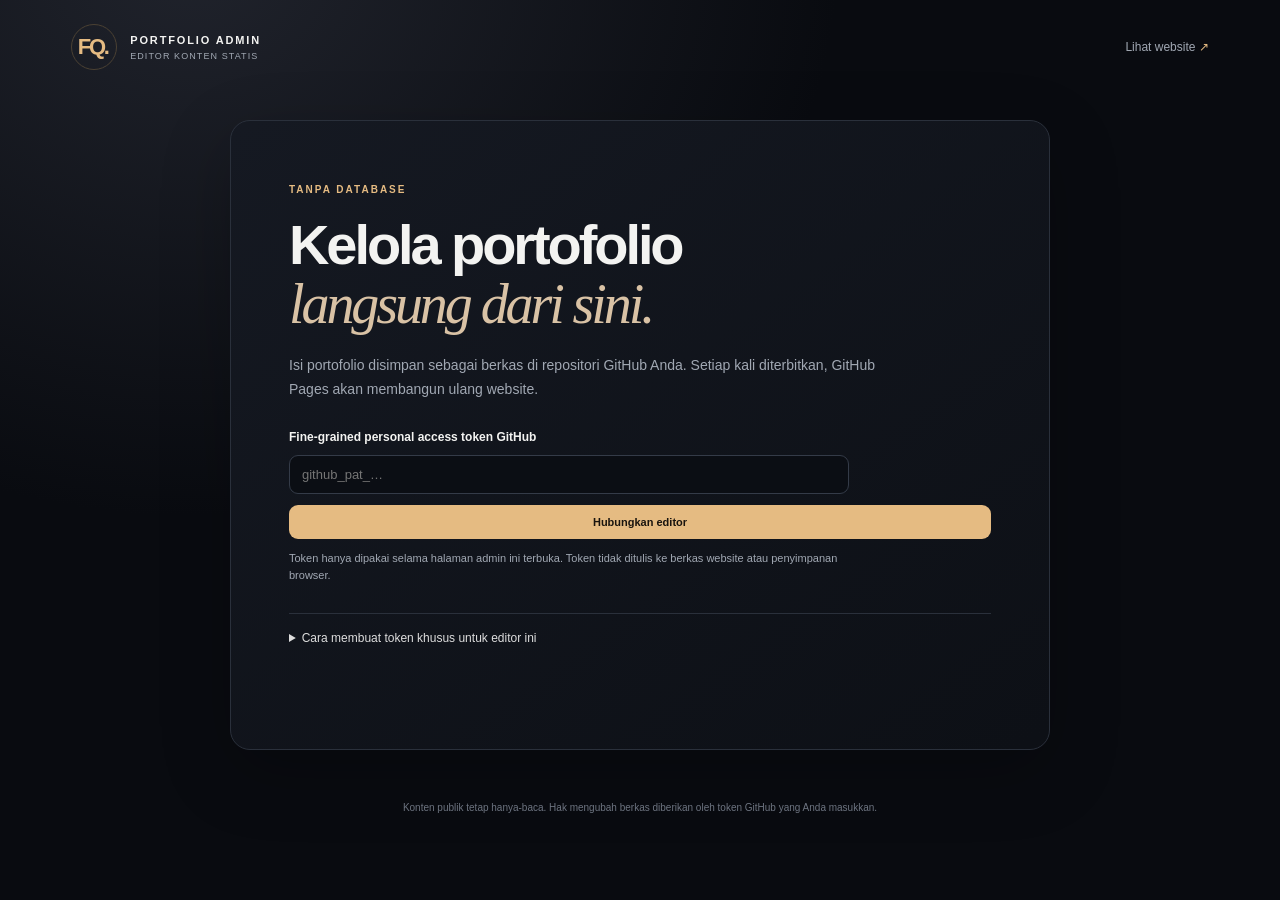
<file: admin.html>
<!doctype html>
<html lang="id">
<head>
  <meta charset="utf-8">
  <meta name="viewport" content="width=device-width, initial-scale=1">
  <meta name="robots" content="noindex, nofollow">
  <meta name="theme-color" content="#090b10">
  <meta http-equiv="Content-Security-Policy" content="default-src 'self'; script-src 'self'; style-src 'self'; img-src 'self' data: blob: https:; media-src 'self' blob: https:; frame-src 'self' https://www.youtube-nocookie.com https://player.vimeo.com; connect-src 'self' https://api.github.com; font-src 'self'; form-action 'self'; object-src 'none'; base-uri 'none'">
  <title>Admin Portfolio — Fadhlan Qital</title>
  <link rel="stylesheet" href="admin.css?v=20261123-personal-page-editor">
  <script src="admin.js?v=20261123-hide-personal-labels" defer></script>
</head>
<body>
  <main class="admin-shell">
    <header class="topbar">
      <a class="brand" href="index.html"><span class="brand-mark">FQ.</span><span><strong>PORTFOLIO ADMIN</strong><small>EDITOR KONTEN STATIS</small></span></a>
      <a class="public-link" href="index.html">Lihat website <span>↗</span></a>
    </header>

    <section class="gate card" id="githubGate">
      <span class="eyebrow">TANPA DATABASE</span>
      <h1>Kelola portofolio<br><em>langsung dari sini.</em></h1>
      <p>Isi portofolio disimpan sebagai berkas di repositori GitHub Anda. Setiap kali diterbitkan, GitHub Pages akan membangun ulang website.</p>
      <form id="connectForm" class="connect-form">
        <label for="githubToken">Fine-grained personal access token GitHub</label>
        <input id="githubToken" type="password" autocomplete="off" spellcheck="false" placeholder="github_pat_…" required>
        <button class="button button-primary" type="submit" id="connectButton">Hubungkan editor</button>
        <p class="form-note">Token hanya dipakai selama halaman admin ini terbuka. Token tidak ditulis ke berkas website atau penyimpanan browser.</p>
      </form>
      <details class="token-help">
        <summary>Cara membuat token khusus untuk editor ini</summary>
        <ol>
          <li>Buka GitHub <strong>Settings → Developer settings → Personal access tokens → Fine-grained tokens</strong>.</li>
          <li>Buat token untuk pemilik repositori <strong>fadhlanqital</strong> dan pilih repositori <strong>fadhlanqital.github.io</strong>.</li>
          <li>Di <strong>Repository permissions</strong>, beri <strong>Contents: Read and write</strong>. Biarkan izin lain tetap tidak diberikan.</li>
          <li>Buat token, salin, lalu tempel di kolom di atas. Jangan kirim token ke orang lain.</li>
        </ol>
      </details>
      <p class="status" id="gateStatus" role="status" aria-live="polite"></p>
    </section>

    <section class="editor card" id="editor" hidden>
      <div class="editor-heading">
        <div><span class="eyebrow">TERHUBUNG KE fadhlanqital.github.io</span><h1>Konten portofolio</h1><p>Edit lewat formulir. Tombol terbitkan menyimpan satu commit ke repositori.</p></div>
        <div class="heading-actions"><button class="button button-quiet" id="previewButton" type="button">Pratinjau website</button><button class="button button-quiet" id="logoutButton" type="button">Putuskan koneksi</button></div>
      </div>
      <nav class="editor-tabs" aria-label="Bagian editor">
        <button type="button" class="editor-tab is-active" data-tab="site">Website</button>
        <button type="button" class="editor-tab" data-tab="personal">Personal Artwork</button>
        <button type="button" class="editor-tab" data-tab="categories">Kategori</button>
        <button type="button" class="editor-tab" data-tab="projects">Proyek & galeri</button>
      </nav>
      <div id="editorContent" class="editor-content"></div>
      <div class="publish-bar">
        <p id="saveStatus" role="status" aria-live="polite">Perubahan tersimpan di formulir; klik Terbitkan untuk menampilkannya di website.</p>
        <button class="button button-primary" type="button" id="publishButton">Terbitkan perubahan</button>
      </div>
    </section>
    <footer class="admin-footer">Konten publik tetap hanya-baca. Hak mengubah berkas diberikan oleh token GitHub yang Anda masukkan.</footer>
  </main>
  <div class="preview-overlay" id="previewOverlay" hidden>
    <section class="preview-dialog" role="dialog" aria-modal="true" aria-labelledby="previewTitle">
      <div class="preview-toolbar">
        <div><strong id="previewTitle">Pratinjau website</strong><small>Perubahan saat ini · belum diterbitkan</small></div>
        <div class="preview-toolbar-actions">
          <div class="preview-size-switch" role="group" aria-label="Ukuran pratinjau">
            <button class="is-active" type="button" data-preview-size="desktop" aria-pressed="true">Desktop</button>
            <button type="button" data-preview-size="mobile" aria-pressed="false">Ponsel</button>
          </div>
          <button class="button button-quiet button-small" id="closePreviewButton" type="button">Tutup pratinjau</button>
        </div>
      </div>
      <div class="preview-frame-wrap"><iframe id="portfolioPreview" title="Pratinjau portofolio" loading="lazy"></iframe></div>
    </section>
  </div>
  <div class="media-picker-overlay" id="mediaPicker" hidden>
    <section class="media-picker-dialog" role="dialog" aria-modal="true" aria-labelledby="mediaPickerTitle">
      <header class="media-picker-header">
        <div><span class="eyebrow">ASSET WEBSITE</span><h2 id="mediaPickerTitle">Pilih gambar yang sudah ada</h2><p>Gambar dipilih dari berkas di repositori. Untuk menambahkan file baru, tutup jendela ini lalu pilih Upload baru.</p></div>
        <button class="button button-quiet button-small" id="mediaPickerClose" type="button">Tutup</button>
      </header>
      <label class="media-picker-search"><span>Cari nama file</span><input id="mediaPickerSearch" type="search" placeholder="Contoh: anima, polri, personal…" autocomplete="off"></label>
      <p class="media-picker-status" id="mediaPickerStatus" role="status" aria-live="polite"></p>
      <div class="media-picker-grid" id="mediaPickerGrid"></div>
    </section>
  </div>
</body>
</html>
</file>
<file: admin.css>
:root{color-scheme:dark;--bg:#090b10;--panel:#11151d;--panel-soft:#171c26;--line:#2a303b;--text:#f3f3f1;--muted:#a1a8b3;--accent:#e5bb82;--danger:#f08a82;--green:#a8d5b5;font-family:Manrope,Segoe UI,Arial,sans-serif}*{box-sizing:border-box}body{margin:0;background:radial-gradient(ellipse at 15% -5%,#20232c 0,transparent 42%),var(--bg);color:var(--text);min-height:100vh}button,input,textarea,select{font:inherit}button{color:inherit}.admin-shell{max-width:1240px;margin:0 auto;padding:24px clamp(16px,4vw,54px) 44px}.topbar{display:flex;align-items:center;justify-content:space-between;margin-bottom:36px}.brand{display:flex;gap:13px;align-items:center;color:inherit;text-decoration:none}.brand-mark{font-size:22px;font-weight:800;letter-spacing:-.1em;color:var(--accent);border:1px solid #4b4133;border-radius:50%;width:46px;height:46px;display:grid;place-items:center;padding-right:3px}.brand strong,.brand small{display:block}.brand strong{font-size:11px;letter-spacing:.17em}.brand small{font-size:9px;letter-spacing:.12em;color:var(--muted);margin-top:5px}.public-link{font-size:12px;color:var(--muted);text-decoration:none}.public-link span{color:var(--accent)}.card{border:1px solid var(--line);border-radius:20px;background:linear-gradient(145deg,rgba(21,25,34,.96),rgba(13,16,22,.97));box-shadow:0 22px 70px rgba(0,0,0,.22)}.gate{max-width:820px;margin:50px auto;padding:clamp(24px,6vw,58px)}.eyebrow{font-size:10px;letter-spacing:.2em;color:var(--accent);font-weight:700}.gate h1,.editor-heading h1{font-size:clamp(30px,6vw,56px);line-height:1.06;letter-spacing:-.055em;margin:18px 0}.gate h1 em{font-family:Georgia,serif;font-weight:400;color:#d9c2a5}.gate>p,.editor-heading p{max-width:620px;color:var(--muted);font-size:14px;line-height:1.75}.connect-form{display:grid;gap:11px;margin-top:28px}.connect-form label{font-size:12px;font-weight:700}.connect-form input{width:100%;max-width:560px}.form-note{font-size:11px;color:var(--muted);line-height:1.6;margin:0;max-width:580px}.token-help{border-top:1px solid var(--line);margin-top:28px;padding-top:17px;color:var(--muted);font-size:12px}.token-help summary{color:#ddd;cursor:pointer}.token-help ol{padding-left:21px;line-height:1.8}.token-help li{padding:3px 0}.token-help strong{color:var(--text)}.status{font-size:12px;min-height:18px;color:var(--muted)}.status.is-error{color:var(--danger)}.status.is-success{color:var(--green)}input,textarea,select{background:#0b0e14;border:1px solid #343b48;color:var(--text);border-radius:9px;padding:11px 12px;outline:none;width:100%;font-size:13px}textarea{resize:vertical;min-height:74px;line-height:1.55}input:focus,textarea:focus,select:focus{border-color:var(--accent);box-shadow:0 0 0 3px rgba(229,187,130,.09)}input[type=checkbox]{width:17px;height:17px;accent-color:var(--accent)}input[type=file]{padding:9px;color:var(--muted)}[hidden]{display:none!important}.editor{padding:clamp(18px,3.5vw,36px)}.editor-heading{display:flex;gap:24px;justify-content:space-between;align-items:flex-start}.editor-heading h1{font-size:clamp(26px,4vw,42px);margin:9px 0}.editor-heading p{margin:0;font-size:12px}.heading-actions{flex:0 0 auto}.editor-tabs{display:flex;gap:6px;border-bottom:1px solid var(--line);margin:26px 0 24px;overflow-x:auto}.editor-tab{border:0;background:transparent;padding:12px 16px;color:var(--muted);font-size:12px;font-weight:700;white-space:nowrap;cursor:pointer;border-bottom:2px solid transparent}.editor-tab.is-active{color:var(--text);border-color:var(--accent)}.editor-content{min-height:360px}.settings-group,.category-card,.project-editor,.project-list-panel,.empty-card{border:1px solid var(--line);border-radius:14px;background:rgba(255,255,255,.018);padding:20px;margin-bottom:15px}.group-heading,.section-heading{display:flex;justify-content:space-between;align-items:flex-start;gap:12px;margin-bottom:16px}.group-heading h2,.section-heading h2{font-size:14px;margin:0;letter-spacing:.02em}.group-heading p,.section-heading p{font-size:11px;color:var(--muted);line-height:1.6;margin:6px 0 0}.field-grid{display:grid;grid-template-columns:repeat(2,minmax(0,1fr));gap:14px}.field{display:flex;flex-direction:column;gap:7px;min-width:0}.field label,.field-label{font-size:11px;color:#d7d9dd;font-weight:700}.field-wide{grid-column:1/-1}.field small{color:var(--muted);font-size:10px;line-height:1.5}.image-control{display:grid;grid-template-columns:minmax(0,1fr) 92px;gap:10px;align-items:center}.image-preview{width:92px;height:68px;object-fit:cover;background:#07090d;border:1px solid var(--line);border-radius:8px}.check-field{display:flex;align-items:center;gap:9px;font-size:12px;color:#ddd}.category-card{padding:0;overflow:hidden}.category-titlebar{display:flex;align-items:center;justify-content:space-between;padding:14px 18px;background:rgba(255,255,255,.035);border-bottom:1px solid var(--line)}.category-titlebar strong{font-size:13px}.category-titlebar small{display:block;color:var(--muted);font-size:10px;margin-top:4px}.category-fields{padding:18px}.category-grid{display:grid;grid-template-columns:repeat(2,minmax(0,1fr));gap:12px}.project-workspace{display:grid;grid-template-columns:245px minmax(0,1fr);gap:16px;align-items:start}.project-list-panel{padding:13px;position:sticky;top:14px}.project-list-heading{display:flex;justify-content:space-between;align-items:center;font-size:10px;letter-spacing:.14em;color:var(--muted);padding:4px 3px 12px}.project-list{display:grid;gap:5px}.project-select{border:1px solid transparent;background:transparent;text-align:left;border-radius:9px;padding:11px;cursor:pointer;color:#d8d9dc}.project-select:hover,.project-select.is-active{background:#202631;border-color:#333b48}.project-select strong,.project-select small{display:block}.project-select strong{font-size:12px;line-height:1.4}.project-select small{font-size:10px;color:var(--muted);margin-top:4px}.project-editor{margin:0;padding:20px}.project-titlebar{display:flex;align-items:flex-start;justify-content:space-between;gap:14px;margin-bottom:18px}.project-titlebar h2{font-size:17px;margin:6px 0 0}.project-actions{display:flex;flex-wrap:wrap;justify-content:flex-end;gap:7px}.subsection{border-top:1px solid var(--line);padding-top:18px;margin-top:19px}.subsection-heading{display:flex;justify-content:space-between;align-items:center;gap:10px;margin-bottom:12px}.subsection-heading h3{font-size:12px;margin:0}.gallery-list,.story-list{display:grid;gap:10px}.gallery-item{display:grid;grid-template-columns:72px minmax(120px,1fr) minmax(140px,1.3fr) auto;gap:10px;align-items:center;border:1px solid var(--line);padding:9px;border-radius:10px;background:#0c0f15}.gallery-item img{width:72px;height:56px;object-fit:cover;border-radius:6px;background:#050608}.gallery-item input{padding:9px;font-size:11px}.gallery-controls{display:flex;gap:4px}.icon-button{width:31px;height:31px;border:1px solid var(--line);border-radius:7px;background:#181d26;cursor:pointer}.icon-button:hover{border-color:var(--accent)}.story-item{border:1px solid var(--line);border-radius:10px;padding:13px;background:#0c0f15}.story-item-top{display:flex;justify-content:space-between;align-items:center;margin-bottom:11px}.story-item-top strong{font-size:11px}.story-fields{display:grid;grid-template-columns:1fr 1fr;gap:10px}.story-video-field{grid-column:1/-1;display:grid;grid-template-columns:minmax(0,1fr) minmax(180px,38%);gap:10px;align-items:end}.story-video-preview{display:block;width:100%;max-height:240px;aspect-ratio:16/9;object-fit:contain;background:#05070c;border:1px solid var(--line);border-radius:8px}.story-video-field>small{align-self:center;color:var(--muted);font-size:10px;line-height:1.5}.story-images-help{display:block;margin-top:10px;color:var(--muted);font-size:10px;line-height:1.5}.story-images{display:flex;flex-wrap:wrap;gap:7px;margin-top:7px}.image-choice{display:inline-flex;align-items:center;gap:6px;border:1px solid var(--line);border-radius:6px;padding:6px 8px;font-size:10px;color:var(--muted)}.image-choice input{width:14px;height:14px}.button{border:1px solid transparent;border-radius:9px;padding:10px 14px;font-size:11px;font-weight:800;cursor:pointer;transition:transform .15s ease,background .15s ease}.button:hover{transform:translateY(-1px)}.button-primary{background:var(--accent);color:#19140e}.button-quiet{background:#1d232d;border-color:#343b47;color:#ddd}.button-danger{background:#351e21;border-color:#6c3639;color:#ffb1a9}.button-small{padding:8px 10px}.publish-bar{display:flex;align-items:center;justify-content:space-between;gap:16px;border-top:1px solid var(--line);padding-top:18px;margin-top:22px}.publish-bar p{font-size:11px;line-height:1.5;color:var(--muted);margin:0}.publish-bar p.is-error{color:var(--danger)}.publish-bar p.is-success{color:var(--green)}.admin-footer{text-align:center;color:#6d7480;font-size:10px;line-height:1.6;margin:22px auto 0;max-width:700px}.danger-note{font-size:10px;color:#daa39d;line-height:1.5;margin:8px 0 0}.empty-card{text-align:center;color:var(--muted);padding:48px 20px}.empty-card strong{display:block;color:var(--text);margin-bottom:8px}.loading-indicator{color:var(--muted);font-size:12px;padding:24px;text-align:center}
@media(max-width:760px){.story-video-field{grid-template-columns:1fr}.admin-shell{padding-top:16px}.topbar{margin-bottom:22px}.gate{margin:28px auto}.editor-heading{display:block}.heading-actions{margin-top:15px}.field-grid,.category-grid,.story-fields{grid-template-columns:1fr}.field-wide{grid-column:auto}.project-workspace{grid-template-columns:1fr}.project-list-panel{position:static}.project-list{grid-template-columns:repeat(2,minmax(0,1fr))}.project-titlebar{display:block}.project-actions{justify-content:flex-start;margin-top:12px}.gallery-item{grid-template-columns:58px minmax(0,1fr) auto}.gallery-item img{width:58px;height:52px}.gallery-item .gallery-path{grid-column:2}.gallery-item .gallery-controls{grid-column:3;grid-row:1/3}.publish-bar{align-items:stretch;flex-direction:column}.publish-bar .button{width:100%}.image-control{grid-template-columns:minmax(0,1fr) 74px}.image-preview{width:74px;height:58px}}
@media(max-width:420px){.project-list{grid-template-columns:1fr}.editor-tabs{margin-top:20px}.settings-group,.category-fields,.project-editor{padding:14px}.category-titlebar{padding:12px 14px}.gallery-item{gap:6px;padding:7px}.gallery-item input{padding:8px 7px}.gallery-controls{flex-direction:column}}

/* Per-image artwork type and caption fields */
.gallery-item{grid-template-columns:72px minmax(100px,1fr) minmax(130px,1.1fr) minmax(130px,1fr) auto}
.gallery-item input[placeholder="Jenis karya"]{border-color:#45404a}
.gallery-item input[placeholder="Jenis karya"]::placeholder{color:#9e91b4}
@media(max-width:760px){
  .gallery-item{grid-template-columns:58px minmax(0,1fr) auto;align-items:stretch}
  .gallery-item img{grid-column:1;grid-row:1/4;width:58px;height:100%;min-height:44px;object-fit:cover}
  .gallery-item .gallery-path,.gallery-item input[data-gallery-field="caption"],.gallery-item input[data-gallery-field="type"]{grid-column:2}
  .gallery-item .gallery-controls{grid-column:3;grid-row:1/4;flex-direction:column}
}
.appearance-spacing{border-top:1px solid var(--line);margin-top:21px;padding-top:19px}
.appearance-spacing .group-heading{margin-bottom:14px}
.appearance-spacing .group-heading h3{font-size:13px;margin:0;letter-spacing:.02em}
.appearance-spacing .group-heading p{max-width:620px;margin:6px 0 0;color:var(--muted);font-size:11px;line-height:1.6}

/* Typography controls and live preview */
.field-label output{float:right;color:var(--accent);font-variant-numeric:tabular-nums}
input[type=range]{width:100%;height:28px;padding:0;border:0;background:transparent;accent-color:var(--accent);cursor:pointer}
.appearance-settings .field-grid{margin-top:18px}
.appearance-preview{margin-top:18px;padding:12px;border:1px solid var(--line);border-radius:12px;background:#0c0f15}
.appearance-preview-layout{display:grid;grid-template-columns:minmax(0,1fr) minmax(220px,.8fr);gap:12px;align-items:stretch}
.appearance-preview-art{position:relative;display:flex;min-height:var(--portfolio-preview-min-height,245px);flex-direction:column;justify-content:center;gap:var(--portfolio-preview-content-gap,12px);overflow:hidden;padding-block:var(--portfolio-preview-section-pad,24px);padding-inline:var(--portfolio-preview-side-pad,24px);border:1px solid rgba(232,229,247,.12);border-radius:8px;background:radial-gradient(ellipse at 78% 35%,rgba(119,137,186,.25),transparent 42%),linear-gradient(135deg,#181b2b,#090b10)}
.appearance-preview-art:after{position:absolute;top:-50px;right:8%;width:170px;height:170px;border:1px solid rgba(190,180,225,.2);border-radius:50%;content:"";pointer-events:none}
.appearance-preview-kicker{color:var(--portfolio-heading-color,#f1f0f4);font-size:calc(18px * var(--portfolio-heading-scale,1));font-weight:800;letter-spacing:.08em}
.appearance-preview-body{max-width:520px;margin:0;padding-right:20px;color:var(--portfolio-body-color,#a7adbb);font-size:var(--portfolio-body-size,13px);line-height:1.7}
.appearance-preview-link{color:var(--portfolio-ui-color,#e6e3ee);font-size:var(--portfolio-ui-size,12px);text-decoration:underline;text-underline-offset:4px}
.appearance-preview-label{color:var(--portfolio-label-color,#b4acd8);font-size:var(--portfolio-label-size,10px);letter-spacing:.08em}
.appearance-preview-caption{position:relative;z-index:1;align-self:flex-start;max-width:100%;overflow-wrap:anywhere;margin-top:2px;padding:7px 9px;border:1px solid rgba(232,229,247,.18);border-radius:5px;background:var(--portfolio-caption-background,#080a10);color:var(--portfolio-caption-color,#f5f3fb);font-size:var(--portfolio-caption-size,11px);font-weight:700;line-height:1.4}
.appearance-preview-image-example{display:flex;min-width:0;flex-direction:column;justify-content:center;gap:7px}
.appearance-preview-image-stage{display:grid;grid-template: minmax(0,1fr) / minmax(0,1fr);place-items:center;min-width:0;aspect-ratio:1.46/1;overflow:hidden;border:1px solid rgba(232,229,247,.16);border-radius:8px;background:radial-gradient(ellipse at 53% 46%,rgba(75,82,125,.23),transparent 56%),linear-gradient(135deg,#151a28,#0c1019 58%,#141323);}
.appearance-preview-image{width:auto;height:auto;min-width:0;min-height:0;max-width:100%;max-height:100%;object-fit:contain;transform:scale(var(--portfolio-featured-image-scale,1));}
.appearance-preview-image-label{color:var(--muted);font-size:9px;letter-spacing:.1em;text-align:center}
@media(max-width:700px){.appearance-preview-layout{grid-template-columns:1fr}.appearance-preview-art{min-height:190px;padding:18px}.appearance-preview-caption{align-self:flex-start;max-width:100%}.appearance-preview-image-example{width:100%;max-width:100%}.appearance-preview-image-stage{width:100%;max-height:260px}}

/* Full-site draft preview */
.heading-actions{display:flex;flex-wrap:wrap;justify-content:flex-end;gap:8px}
.preview-overlay{position:fixed;inset:0;z-index:1000;display:grid;place-items:center;padding:18px;background:rgba(3,5,9,.82);backdrop-filter:blur(8px)}
.preview-overlay[hidden]{display:none!important}
.preview-dialog{display:flex;width:min(1500px,100%);height:min(94vh,1050px);flex-direction:column;overflow:hidden;border:1px solid #343b48;border-radius:16px;background:#0b0e14;box-shadow:0 30px 100px rgba(0,0,0,.5)}
.preview-toolbar{display:flex;align-items:center;justify-content:space-between;gap:16px;padding:12px 16px;border-bottom:1px solid var(--line);background:#11151d}
.preview-toolbar strong,.preview-toolbar small{display:block}
.preview-toolbar strong{font-size:13px}
.preview-toolbar small{margin-top:4px;color:var(--muted);font-size:10px}
.preview-toolbar-actions{display:flex;align-items:center;gap:10px}
.preview-size-switch{display:flex;gap:3px;padding:3px;border:1px solid var(--line);border-radius:8px;background:#090b10}
.preview-size-switch button{border:0;border-radius:6px;padding:7px 10px;background:transparent;color:var(--muted);font-size:10px;font-weight:700;cursor:pointer}
.preview-size-switch button.is-active{background:#252b36;color:var(--text)}
.preview-frame-wrap{display:flex;flex:1;min-height:0;justify-content:center;overflow:auto;background:#05070b}
.preview-frame-wrap iframe{width:100%;height:100%;flex:1;border:0;background:#090b10;transition:width .2s ease,flex .2s ease}
.preview-frame-wrap iframe.is-mobile{width:min(390px,100%);max-width:100%;flex:0 0 min(390px,100%);border-inline:1px solid #424958;box-shadow:0 0 40px rgba(0,0,0,.55)}
body.preview-open{overflow:hidden}
@media(max-width:600px){
  .heading-actions{justify-content:flex-start;margin-top:14px}
  .preview-overlay{padding:0}
  .preview-dialog{width:100%;height:100%;border:0;border-radius:0}
  .preview-toolbar{align-items:flex-start;padding:11px}
  .preview-toolbar-actions{flex-direction:column;align-items:flex-end;gap:7px}
  .preview-size-switch button{padding:6px 8px}
  .preview-toolbar .button{padding:7px 9px}
}

.background-settings{border-top:1px solid var(--line);margin-top:21px;padding-top:19px}
.background-settings>.group-heading{margin-bottom:12px}
.background-settings>.group-heading h3{font-size:13px;margin:0;letter-spacing:.02em}
.background-settings>.group-heading p{max-width:680px;margin:6px 0 0;color:var(--muted);font-size:11px;line-height:1.6}
.background-setting{margin-top:8px;border:1px solid var(--line);border-radius:10px;background:#0d1118;overflow:hidden}
.background-setting>summary{display:flex;align-items:center;justify-content:space-between;gap:16px;padding:13px 15px;cursor:pointer;list-style:none}
.background-setting>summary::-webkit-details-marker{display:none}
.background-setting>summary strong,.background-setting>summary small{display:block}
.background-setting>summary strong{color:var(--text);font-size:11px}
.background-setting>summary small{max-width:680px;margin-top:4px;color:var(--muted);font-size:10px;line-height:1.5}
.background-setting-chevron{flex:none;color:var(--accent);font-size:17px;transition:transform .16s ease}
.background-setting[open] .background-setting-chevron{transform:rotate(180deg)}
.background-setting-body{padding:0 14px 14px;border-top:1px solid rgba(225,230,241,.08)}
.background-setting-body>.field-grid{padding-top:14px}
.background-setting-body .field>small{line-height:1.5}
.background-preview{position:relative;display:flex;min-height:180px;flex-direction:column;justify-content:center;gap:8px;overflow:hidden;margin-top:14px;padding:22px;border:1px solid rgba(225,230,241,.18);border-radius:8px;background:radial-gradient(ellipse at 75% 20%,rgba(94,111,149,.16),transparent 48%),linear-gradient(135deg,#151a25,#090b10 70%)}
.background-preview-image,.background-preview-overlay{position:absolute;inset:0;pointer-events:none}
.background-preview-image{inset:-3%;background-image:var(--admin-background-image,none);background-position:var(--admin-background-position,50% 50%);background-size:cover;background-repeat:no-repeat;opacity:var(--admin-background-opacity,.2);filter:blur(var(--admin-background-blur,0px)) saturate(var(--admin-background-saturation,100%));transform:scale(var(--admin-background-zoom,1));transform-origin:center}
.background-preview-overlay{background:rgba(5,7,12,var(--admin-background-overlay,0))}
.background-preview-copy{position:relative;z-index:1;display:grid;gap:8px;max-width:520px;text-shadow:0 2px 16px rgba(0,0,0,.8)}
.background-preview-copy span{color:#e8bc83;font-size:9px;font-weight:800;letter-spacing:.16em}
.background-preview-copy strong{color:#f1f0f4;font-size:clamp(20px,3vw,30px);line-height:1.05}
.background-preview-copy small{color:#d3d4dc;font-size:11px}
@media(max-width:600px){.background-setting>summary{padding:12px}.background-setting-body{padding-inline:10px}.background-preview{min-height:145px;padding:17px}}

.hero-size-preview{display:grid;grid-template-columns:1fr .8fr;min-height:190px;overflow:hidden;margin-top:16px;border:1px solid var(--line);border-radius:9px;background:radial-gradient(ellipse at 75% 45%,rgba(90,89,145,.2),transparent 48%),linear-gradient(135deg,#11151e,#090b10)}
.hero-size-preview-copy{position:relative;z-index:1;display:flex;flex-direction:column;justify-content:center;align-items:flex-start;gap:5px;padding:20px}
.hero-size-preview-copy span{color:var(--accent);font-size:8px;font-weight:800;letter-spacing:.16em}
.hero-size-preview-copy strong{color:#f1f0f4;font-size:clamp(22px,3vw,34px);line-height:.95;letter-spacing:-.06em}
.hero-size-preview-copy em{color:#c0b5df;font-family:Georgia,serif;font-size:clamp(22px,3vw,32px);line-height:.95}
.hero-size-preview-copy small{margin-top:8px;color:var(--muted);font-size:9px}
.hero-size-preview-art{display:grid;place-items:center;min-width:0;overflow:hidden;background:radial-gradient(ellipse at center,rgba(126,112,179,.19),transparent 65%)}
.hero-size-preview-art img{width:100%;height:100%;max-height:240px;object-fit:contain;transform:scale(var(--portfolio-hero-image-scale,1));filter:drop-shadow(0 15px 25px rgba(0,0,0,.45))}
.hero-size-preview-art img[hidden]{display:none}
.media-field-actions{display:flex;flex-wrap:wrap;align-items:center;gap:6px;margin-top:6px}
.media-upload-button{position:relative;display:inline-flex;align-items:center;justify-content:center;cursor:pointer}
.media-upload-button input[type=file]{display:none}
.media-pick-button{white-space:nowrap}
.gallery-actions-heading{flex-wrap:wrap}
.gallery-image-path{display:grid;grid-template-columns:minmax(0,1fr) auto;gap:5px;min-width:0}
.gallery-image-path .media-pick-button{padding:7px 8px}
.media-picker-open{overflow:hidden}
.media-picker-overlay{position:fixed;z-index:1200;inset:0;display:grid;place-items:center;padding:18px;background:rgba(3,5,9,.82);backdrop-filter:blur(10px)}
.media-picker-overlay[hidden]{display:none}
.media-picker-dialog{display:flex;width:min(960px,100%);max-height:min(820px,calc(100dvh - 36px));flex-direction:column;overflow:hidden;border:1px solid #343a47;border-radius:15px;background:#10141c;box-shadow:0 28px 100px rgba(0,0,0,.62)}
.media-picker-header{display:flex;align-items:flex-start;justify-content:space-between;gap:18px;padding:19px 20px 14px;border-bottom:1px solid var(--line)}
.media-picker-header h2{margin:5px 0 0;color:var(--text);font-size:19px;letter-spacing:-.03em}
.media-picker-header p{max-width:650px;margin:6px 0 0;color:var(--muted);font-size:11px;line-height:1.5}
.media-picker-search{display:grid;gap:6px;padding:14px 20px 6px;color:#d7d9dd;font-size:10px;font-weight:700}
.media-picker-status{min-height:16px;margin:0;padding:5px 20px 10px;color:var(--muted);font-size:10px;line-height:1.5}
.media-picker-status .button{margin-left:8px}
.media-picker-grid{display:grid;grid-template-columns:repeat(5,minmax(0,1fr));gap:9px;overflow:auto;padding:0 20px 20px}
.media-choice-card{display:grid;min-width:0;gap:6px;padding:7px;border:1px solid var(--line);border-radius:9px;background:#0a0d13;color:var(--text);text-align:left;cursor:pointer;transition:border-color .15s,transform .15s,background .15s}
.media-choice-card:hover,.media-choice-card:focus-visible{transform:translateY(-2px);border-color:var(--accent);background:#171b24;outline:none}
.media-choice-image{display:grid;place-items:center;aspect-ratio:1.45/1;overflow:hidden;border-radius:5px;background:linear-gradient(135deg,#181d29,#090b10)}
.media-choice-image img{width:100%;height:100%;object-fit:contain}
.media-choice-card strong,.media-choice-card small{overflow:hidden;text-overflow:ellipsis;white-space:nowrap}
.media-choice-card strong{font-size:10px}
.media-choice-card small{color:var(--muted);font-size:8px}
.media-picker-empty{grid-column:1/-1;padding:35px 15px;color:var(--muted);font-size:12px;text-align:center}
@media(max-width:900px){.media-picker-grid{grid-template-columns:repeat(4,minmax(0,1fr))}}
@media(max-width:700px){.hero-size-preview{grid-template-columns:1fr .8fr;min-height:160px}.hero-size-preview-copy{padding:14px}.media-picker-grid{grid-template-columns:repeat(3,minmax(0,1fr));padding-inline:13px}.media-picker-header{padding:15px 13px 12px}.media-picker-search,.media-picker-status{padding-inline:13px}}
@media(max-width:600px){.gallery-item{grid-template-columns:58px minmax(0,1fr) auto}.gallery-item .gallery-image-path,.gallery-item input[data-gallery-field="caption"],.gallery-item input[data-gallery-field="type"]{grid-column:2}.gallery-item .gallery-image-path{grid-template-columns:minmax(0,1fr) auto}.gallery-item img{grid-column:1;grid-row:1/4}.gallery-item .gallery-controls{grid-column:3;grid-row:1/4}.gallery-image-path .media-pick-button{font-size:9px}}
@media(max-width:420px){.media-picker-overlay{padding:8px}.media-picker-dialog{max-height:calc(100dvh - 16px);border-radius:10px}.media-picker-grid{grid-template-columns:repeat(2,minmax(0,1fr));gap:7px}.media-choice-card{padding:5px}.hero-size-preview{min-height:145px}}
.gallery-image-path .gallery-path{grid-column:auto}

.spacing-preview{margin-top:14px;overflow:hidden;border:1px solid var(--line);border-radius:10px;background:#0b0e14}
.spacing-preview-heading{display:grid;gap:4px;padding:12px 14px;border-bottom:1px solid rgba(225,230,241,.09)}
.spacing-preview-heading span{color:var(--accent);font-size:9px;font-weight:800;letter-spacing:.15em}
.spacing-preview-heading small{color:var(--muted);font-size:10px;line-height:1.5}
.spacing-preview-viewport{padding:12px;background:radial-gradient(ellipse at 50% 0,rgba(88,96,139,.12),transparent 70%),#080a0f}
.spacing-preview-page{display:grid;gap:var(--portfolio-preview-section-gap,22px);padding:var(--portfolio-preview-section-pad,24px) var(--portfolio-preview-side-pad,24px);border:1px dashed rgba(208,194,232,.27);border-radius:8px;background:rgba(12,15,22,.78);transition:gap .16s ease,padding .16s ease}
.spacing-preview-section{display:grid;gap:var(--portfolio-preview-content-gap,12px);min-width:0;padding:12px;border:1px solid rgba(225,230,241,.14);border-radius:7px;background:linear-gradient(135deg,rgba(28,33,47,.92),rgba(12,15,22,.94));transition:gap .16s ease}
.spacing-preview-section-head{display:flex;justify-content:space-between;align-items:center;gap:8px;color:#c3b9df;font-size:8px;font-weight:800;letter-spacing:.11em}
.spacing-preview-section-head b{flex:none;padding:4px 6px;border:1px solid rgba(207,196,230,.16);color:#9ca4b5;font-size:7px;font-weight:700}
.spacing-preview-content{display:grid;grid-template-columns:repeat(3,minmax(0,1fr));gap:var(--portfolio-preview-content-gap,12px);min-width:0}
.spacing-preview-tile{display:flex;min-width:0;min-height:58px;flex-direction:column;justify-content:flex-end;gap:7px;padding:7px;border:1px solid rgba(220,226,240,.12);border-radius:5px;background:linear-gradient(145deg,#202636,#0b0e15)}
.spacing-preview-tile i{display:block;width:100%;height:25px;border-radius:3px;background:linear-gradient(135deg,rgba(145,132,186,.35),rgba(76,104,134,.22),rgba(30,34,46,.7))}
.spacing-preview-tile span{display:block;width:65%;height:3px;border-radius:4px;background:rgba(226,226,237,.48)}
.spacing-preview-tile.is-wide{min-height:36px;flex-direction:row;align-items:center;justify-content:flex-start}
.spacing-preview-tile.is-wide i{width:30%;height:20px;flex:none}
.spacing-preview-tile.is-wide span{width:48%}
.spacing-preview-legend{display:flex;flex-wrap:wrap;gap:8px 16px;padding:10px 14px;border-top:1px solid rgba(225,230,241,.08);color:var(--muted);font-size:9px}
.spacing-preview-legend span{display:inline-flex;align-items:center;gap:6px}
.spacing-preview-legend i{display:inline-block;width:12px;height:9px;border:1px solid rgba(224,215,242,.55);border-radius:2px}
.spacing-preview-legend .legend-section{outline:2px solid rgba(230,189,132,.25);outline-offset:2px}
.spacing-preview-legend .legend-content{background:linear-gradient(90deg,transparent 0 35%,rgba(230,189,132,.65) 35% 65%,transparent 65%)}
.spacing-preview-legend .legend-gutter{border-style:dashed;border-color:#b6a6d2}
@media(max-width:520px){.spacing-preview-viewport{padding:8px}.spacing-preview-page{padding-block:var(--portfolio-preview-section-pad,24px)}.spacing-preview-section{padding:8px}.spacing-preview-content{grid-template-columns:repeat(2,minmax(0,1fr))}.spacing-preview-tile:last-child:nth-child(odd){display:none}}
.spacing-project-gap-previews{display:grid;grid-template-columns:minmax(0,1fr);gap:10px;margin-top:12px;padding-top:12px;border-top:1px solid rgba(225,230,241,.09)}
.spacing-project-gap-demo{display:grid;align-content:start;gap:0;min-width:0;padding:11px;border:1px solid rgba(225,230,241,.14);border-radius:7px;background:rgba(12,15,22,.78)}
.spacing-preview-heading-label{margin-bottom:9px;color:#e8bc83;font-size:8px;font-weight:800;letter-spacing:.12em}
.spacing-project-gap-card{display:grid;gap:7px;padding:9px;border:1px solid rgba(225,230,241,.14);border-radius:5px;background:linear-gradient(135deg,rgba(28,33,47,.92),rgba(12,15,22,.94))}
.spacing-project-gap-card>b{color:#c3b9df;font-size:7px;letter-spacing:.1em}
.spacing-project-gap-card>strong{color:#f1f0f4;font-size:12px}
.spacing-project-gap-placeholder{height:33px;border-radius:3px;background:linear-gradient(120deg,rgba(145,132,186,.29),rgba(76,104,134,.16),rgba(30,34,46,.58))}
.spacing-project-gap-placeholder.is-wide{height:23px}
.artwork-gap-demo .spacing-project-gap-card+.spacing-project-gap-card{margin-top:var(--portfolio-personal-artwork-section-gap,80px)}
@media(max-width:600px){.spacing-project-gap-previews{grid-template-columns:1fr}.spacing-project-gap-demo{padding:9px}}

.artwork-type-order-editor{padding:20px}
.artwork-type-order-list{display:grid;gap:7px}
.artwork-type-order-row{display:grid;grid-template-columns:38px minmax(0,1fr) auto;align-items:center;gap:10px;padding:9px 11px;border:1px solid var(--line);border-radius:8px;background:#0c0f15}
.artwork-type-order-number{color:var(--accent);font:10px var(--mono);letter-spacing:.08em}
.artwork-type-order-copy strong,.artwork-type-order-copy small{display:block}
.artwork-type-order-copy strong{font-size:11px;color:var(--text)}
.artwork-type-order-copy small{margin-top:4px;color:var(--muted);font-size:9px}
.artwork-type-order-controls{display:flex;gap:5px}
.project-order-hint{display:block;margin:-6px 3px 10px;color:var(--muted);font-size:9px;line-height:1.5}
.project-order-row{display:grid;grid-template-columns:minmax(0,1fr) 31px;align-items:center;gap:3px}
.project-order-row .project-select{display:block;width:100%;min-width:0}
.project-order-controls{display:flex;flex-direction:column;align-items:center;gap:3px}
.project-order-controls>span{color:var(--accent);font:8px var(--mono)}
.project-order-controls .icon-button{width:25px;height:23px;line-height:1}
@media(max-width:760px){.project-list{grid-template-columns:1fr}.project-order-row{grid-template-columns:minmax(0,1fr) 29px}.project-order-controls .icon-button{width:24px;height:22px}}
@media(max-width:420px){.artwork-type-order-editor{padding:14px}.artwork-type-order-row{grid-template-columns:30px minmax(0,1fr) auto;gap:7px;padding:8px}.artwork-type-order-controls{gap:3px}.artwork-type-order-controls .icon-button{width:27px;height:28px}}
.artwork-type-add{display:grid;grid-template-columns:minmax(0,1fr) auto;gap:8px;margin:0 0 12px}
.artwork-type-order-main{min-width:0}
.artwork-type-name-line{display:flex;align-items:center;gap:7px}
.artwork-type-name-line input{min-width:0;padding:8px 10px;font-size:11px}
.artwork-type-name-line .button{flex:none}
.artwork-type-order-main>small{display:block;margin-top:5px;color:var(--muted);font-size:9px}
.artwork-type-delete{color:var(--danger)}
.artwork-type-manager-note{display:block;margin-top:12px;color:var(--muted);font-size:10px;line-height:1.5}
.personal-artwork-project{margin-top:14px;padding:14px;border:1px solid var(--line);border-radius:10px;background:rgba(7,10,16,.55)}
.personal-artwork-project-heading{display:flex;align-items:center;justify-content:space-between;gap:12px;margin-bottom:12px}
.personal-artwork-project-heading h3{margin:5px 0 3px;font-size:13px}
.personal-artwork-project-heading small{color:var(--muted);font-size:10px}
.personal-gallery-item{grid-template-columns:72px minmax(140px,1fr) minmax(140px,1.2fr) minmax(140px,1fr) auto}
.personal-gallery-item .gallery-image-path{grid-column:auto}
.personal-gallery-item .gallery-controls{grid-column:auto;grid-row:auto}
.personal-artwork-gallery-editor>.button{margin-top:12px}
.personal-editor-heading{align-items:flex-end}
@media(max-width:700px){.personal-artwork-project-heading{align-items:flex-start;flex-direction:column}.personal-gallery-item{grid-template-columns:58px minmax(0,1fr) auto}.personal-gallery-item .gallery-image-path,.personal-gallery-item input[data-personal-gallery-field="caption"],.personal-gallery-item select[data-personal-gallery-field="type"]{grid-column:2}.personal-gallery-item img{grid-column:1;grid-row:1/4}.personal-gallery-item .gallery-controls{grid-column:3;grid-row:1/4;flex-direction:column}.personal-artwork-project-heading .gallery-actions-heading{justify-content:flex-start}}
@media(max-width:600px){.gallery-item select[data-gallery-field="type"]{grid-column:2}}
@media(max-width:420px){.artwork-type-add{grid-template-columns:1fr}.artwork-type-name-line{align-items:stretch;flex-direction:column}.artwork-type-name-line .button{width:100%}.artwork-type-order-row{grid-template-columns:30px minmax(0,1fr) auto}}
</file>
